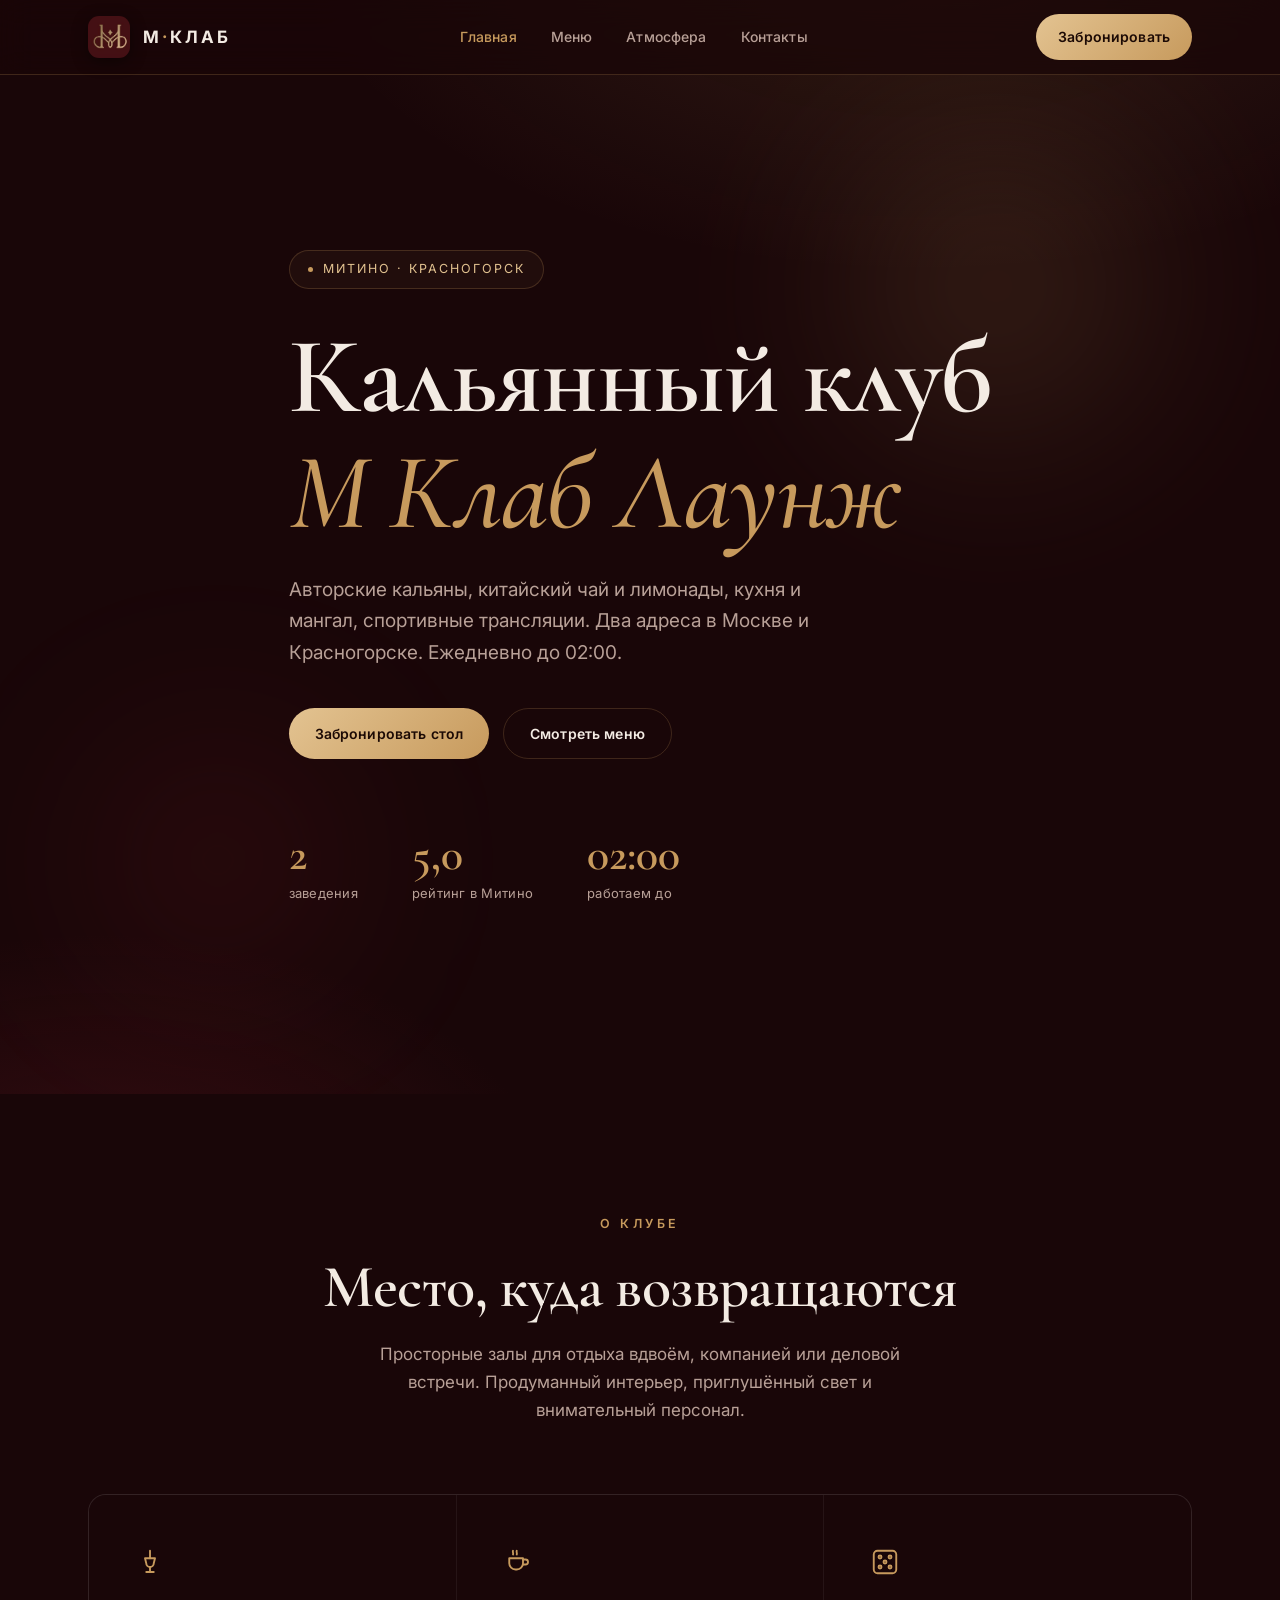
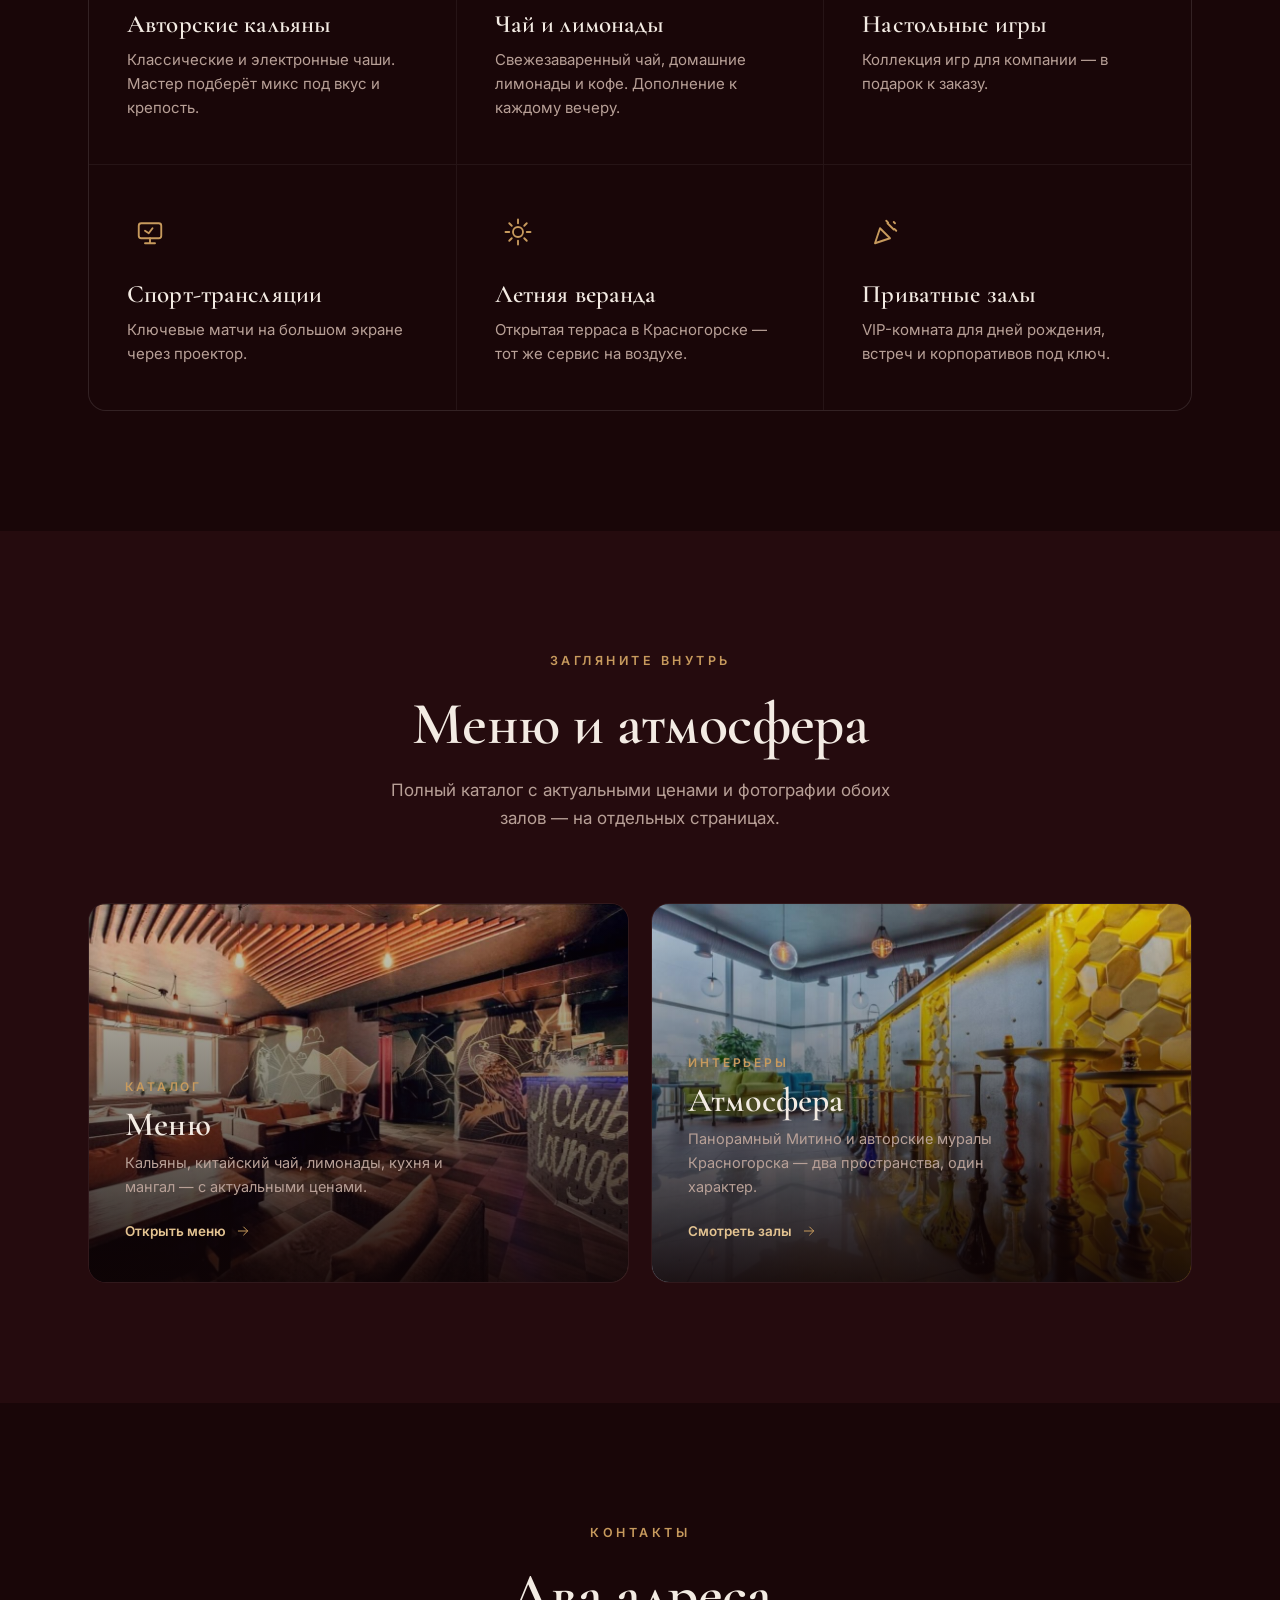
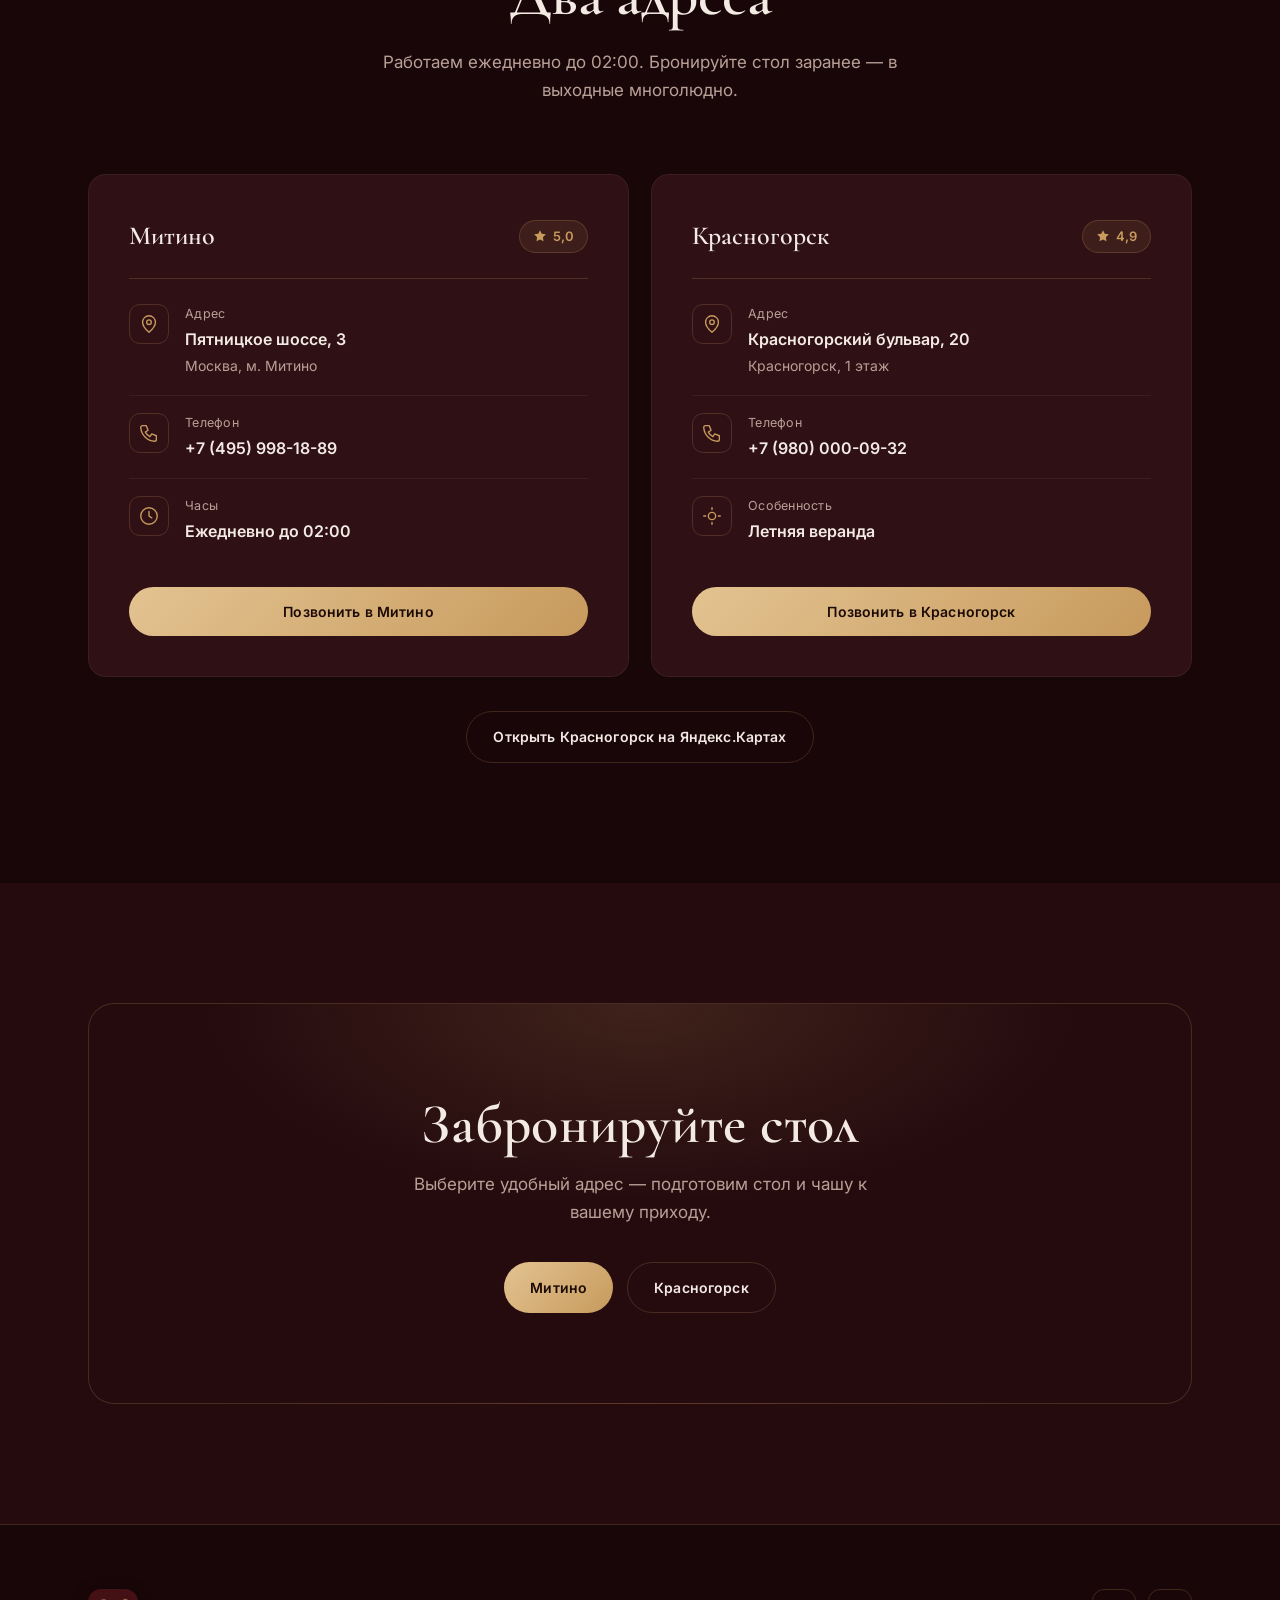
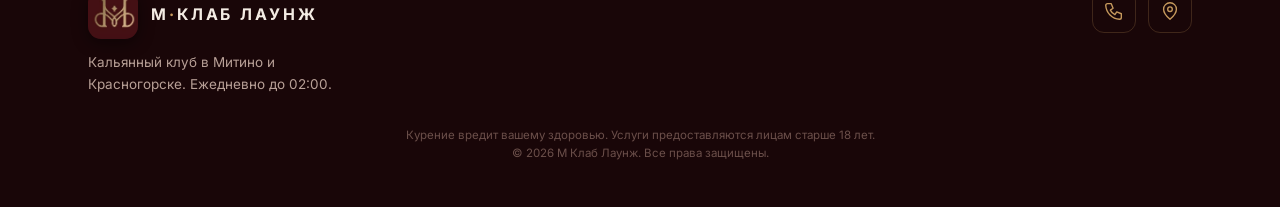
<file: index.html>
<!DOCTYPE html>
<html lang="ru">
<head>
<meta charset="UTF-8">
<meta name="viewport" content="width=device-width, initial-scale=1.0">
<title>М Клаб Лаунж — кальянный клуб в Митино и Красногорске</title>
<link rel="icon" type="image/jpeg" href="logo.jpg">
<link rel="apple-touch-icon" href="logo.jpg">
<meta name="description" content="М Клаб Лаунж — кальянный клуб в Митино и Красногорске. Авторские кальяны, чай и лимонады, спортивные трансляции, приватные залы. Ежедневно до 02:00.">
<link rel="preconnect" href="https://fonts.googleapis.com">
<link rel="preconnect" href="https://fonts.gstatic.com" crossorigin>
<link href="https://fonts.googleapis.com/css2?family=Inter:wght@300;400;500;600;700;800&family=Cormorant+Garamond:wght@400;500;600;700&display=swap" rel="stylesheet">
<script>document.documentElement.className="js";</script>
<link rel="stylesheet" href="styles.css?v=7">
</head>
<body>

<header>
  <div class="wrap nav">
    <a class="brand" href="index.html"><img src="logo.jpg" alt="М Клаб Лаунж"><span class="wm">М<b>·</b>КЛАБ</span></a>
    <nav class="nav-links">
      <a href="index.html" class="active">Главная</a>
      <a href="menu.html">Меню</a>
      <a href="atmosphere.html">Атмосфера</a>
      <a href="#contact">Контакты</a>
    </nav>
    <a class="btn btn-gold" href="#contact">Забронировать</a>
  </div>
</header>

<!-- HERO -->
<section class="hero">
  <div class="smoke s1"></div>
  <div class="smoke s2"></div>
  <div class="wrap hero-inner">
    <div class="eyebrow"><span class="dot"></span>Митино · Красногорск</div>
    <h1>Кальянный клуб<br><em>М Клаб Лаунж</em></h1>
    <p>Авторские кальяны, китайский чай и лимонады, кухня и мангал, спортивные трансляции. Два адреса в Москве и Красногорске. Ежедневно до 02:00.</p>
    <div class="hero-actions">
      <a class="btn btn-gold" href="#contact">Забронировать стол</a>
      <a class="btn btn-ghost" href="menu.html">Смотреть меню</a>
    </div>
    <div class="stats">
      <div class="stat"><div class="num">2</div><div class="lbl">заведения</div></div>
      <div class="stat"><div class="num">5,0</div><div class="lbl">рейтинг в Митино</div></div>
      <div class="stat"><div class="num">02:00</div><div class="lbl">работаем до</div></div>
    </div>
  </div>
</section>

<!-- ABOUT / FEATURES -->
<section id="about">
  <div class="wrap">
    <div class="sec-head reveal">
      <div class="kicker">О клубе</div>
      <h2>Место, куда возвращаются</h2>
      <p>Просторные залы для отдыха вдвоём, компанией или деловой встречи. Продуманный интерьер, приглушённый свет и внимательный персонал.</p>
    </div>
    <div class="grid features">
      <div class="card reveal">
        <div class="ic"><svg class="ico" viewBox="0 0 24 24"><path d="M12 3v6"/><path d="M8 9h8l-1 4a3 3 0 0 1-6 0z"/><path d="M9 20h6"/><path d="M12 16v4"/></svg></div>
        <h3>Авторские кальяны</h3>
        <p>Классические и электронные чаши. Мастер подберёт микс под вкус и крепость.</p>
      </div>
      <div class="card reveal">
        <div class="ic"><svg class="ico" viewBox="0 0 24 24"><path d="M5 9h11v4a5 5 0 0 1-5 5H10a5 5 0 0 1-5-5z"/><path d="M16 10h2a2 2 0 0 1 0 4h-2"/><path d="M8 3c-.5 1 .5 2 0 3M11 3c-.5 1 .5 2 0 3"/></svg></div>
        <h3>Чай и лимонады</h3>
        <p>Свежезаваренный чай, домашние лимонады и кофе. Дополнение к каждому вечеру.</p>
      </div>
      <div class="card reveal">
        <div class="ic"><svg class="ico" viewBox="0 0 24 24"><rect x="3" y="3" width="18" height="18" rx="3"/><circle cx="8" cy="8" r="1.2"/><circle cx="16" cy="8" r="1.2"/><circle cx="12" cy="12" r="1.2"/><circle cx="8" cy="16" r="1.2"/><circle cx="16" cy="16" r="1.2"/></svg></div>
        <h3>Настольные игры</h3>
        <p>Коллекция игр для компании — в подарок к заказу.</p>
      </div>
      <div class="card reveal">
        <div class="ic"><svg class="ico" viewBox="0 0 24 24"><rect x="3" y="5" width="18" height="12" rx="2"/><path d="M8 21h8M12 17v4"/><path d="M8 11l3 2 3-4"/></svg></div>
        <h3>Спорт-трансляции</h3>
        <p>Ключевые матчи на большом экране через проектор.</p>
      </div>
      <div class="card reveal">
        <div class="ic"><svg class="ico" viewBox="0 0 24 24"><circle cx="12" cy="12" r="4"/><path d="M12 2v3M12 19v3M2 12h3M19 12h3M5 5l2 2M17 17l2 2M19 5l-2 2M7 17l-2 2"/></svg></div>
        <h3>Летняя веранда</h3>
        <p>Открытая терраса в Красногорске — тот же сервис на воздухе.</p>
      </div>
      <div class="card reveal">
        <div class="ic"><svg class="ico" viewBox="0 0 24 24"><path d="M4 21l4-12 8 8z"/><path d="M14 5l5 5"/><path d="M13 3l1.5 1.5M21 11l-1.5-1.5M19 4l1 1"/></svg></div>
        <h3>Приватные залы</h3>
        <p>VIP-комната для дней рождения, встреч и корпоративов под ключ.</p>
      </div>
    </div>
  </div>
</section>

<!-- TEASERS -->
<section id="explore" style="background:var(--bg-2)">
  <div class="wrap">
    <div class="sec-head reveal">
      <div class="kicker">Загляните внутрь</div>
      <h2>Меню и атмосфера</h2>
      <p>Полный каталог с актуальными ценами и фотографии обоих залов — на отдельных страницах.</p>
    </div>
    <div class="teasers">
      <a class="teaser reveal" href="menu.html">
        <img src="img/krg-4.jpeg" alt="Меню М Клаб Лаунж" loading="lazy">
        <div class="tx">
          <div class="k">Каталог</div>
          <h3>Меню</h3>
          <p>Кальяны, китайский чай, лимонады, кухня и мангал — с актуальными ценами.</p>
          <span class="lnk">Открыть меню <svg class="ico" viewBox="0 0 24 24" style="width:16px;height:16px"><path d="M5 12h14M13 6l6 6-6 6"/></svg></span>
        </div>
      </a>
      <a class="teaser reveal" href="atmosphere.html">
        <img src="img/mit-2.jpeg" alt="Атмосфера М Клаб Лаунж" loading="lazy">
        <div class="tx">
          <div class="k">Интерьеры</div>
          <h3>Атмосфера</h3>
          <p>Панорамный Митино и авторские муралы Красногорска — два пространства, один характер.</p>
          <span class="lnk">Смотреть залы <svg class="ico" viewBox="0 0 24 24" style="width:16px;height:16px"><path d="M5 12h14M13 6l6 6-6 6"/></svg></span>
        </div>
      </a>
    </div>
  </div>
</section>

<!-- CONTACT -->
<section id="contact">
  <div class="wrap">
    <div class="sec-head reveal">
      <div class="kicker">Контакты</div>
      <h2>Два адреса</h2>
      <p>Работаем ежедневно до 02:00. Бронируйте стол заранее — в выходные многолюдно.</p>
    </div>
    <div class="info-split">

      <div class="info-card reveal">
        <div class="loc-head"><span class="loc-name">Митино</span><span class="loc-rate"><svg class="ico" viewBox="0 0 24 24" style="width:14px;height:14px;fill:var(--gold);stroke:none"><path d="M12 2l3 6 7 1-5 5 1 7-6-3-6 3 1-7-5-5 7-1z"/></svg>5,0</span></div>
        <div class="info-row"><div class="ib"><svg class="ico" viewBox="0 0 24 24"><path d="M12 21s-7-6-7-11a7 7 0 0 1 14 0c0 5-7 11-7 11z"/><circle cx="12" cy="10" r="2.5"/></svg></div><div><div class="t">Адрес</div><div class="v">Пятницкое шоссе, 3<br><span class="muted" style="font-size:14px;font-weight:400">Москва, м. Митино</span></div></div></div>
        <div class="info-row"><div class="ib"><svg class="ico" viewBox="0 0 24 24"><path d="M5 4h4l2 5-3 2a11 11 0 0 0 5 5l2-3 5 2v4a2 2 0 0 1-2 2A16 16 0 0 1 3 6a2 2 0 0 1 2-2z"/></svg></div><div><div class="t">Телефон</div><div class="v"><a href="tel:+74959981889">+7 (495) 998-18-89</a></div></div></div>
        <div class="info-row"><div class="ib"><svg class="ico" viewBox="0 0 24 24"><circle cx="12" cy="12" r="9"/><path d="M12 7v5l3 2"/></svg></div><div><div class="t">Часы</div><div class="v">Ежедневно до 02:00</div></div></div>
        <a class="btn btn-gold" style="margin-top:26px;width:100%;justify-content:center" href="tel:+74959981889">Позвонить в Митино</a>
      </div>

      <div class="info-card reveal">
        <div class="loc-head"><span class="loc-name">Красногорск</span><span class="loc-rate"><svg class="ico" viewBox="0 0 24 24" style="width:14px;height:14px;fill:var(--gold);stroke:none"><path d="M12 2l3 6 7 1-5 5 1 7-6-3-6 3 1-7-5-5 7-1z"/></svg>4,9</span></div>
        <div class="info-row"><div class="ib"><svg class="ico" viewBox="0 0 24 24"><path d="M12 21s-7-6-7-11a7 7 0 0 1 14 0c0 5-7 11-7 11z"/><circle cx="12" cy="10" r="2.5"/></svg></div><div><div class="t">Адрес</div><div class="v">Красногорский бульвар, 20<br><span class="muted" style="font-size:14px;font-weight:400">Красногорск, 1 этаж</span></div></div></div>
        <div class="info-row"><div class="ib"><svg class="ico" viewBox="0 0 24 24"><path d="M5 4h4l2 5-3 2a11 11 0 0 0 5 5l2-3 5 2v4a2 2 0 0 1-2 2A16 16 0 0 1 3 6a2 2 0 0 1 2-2z"/></svg></div><div><div class="t">Телефон</div><div class="v"><a href="tel:+79800000932">+7 (980) 000-09-32</a></div></div></div>
        <div class="info-row"><div class="ib"><svg class="ico" viewBox="0 0 24 24"><circle cx="12" cy="12" r="4"/><path d="M12 3v2M12 19v2M3 12h2M19 12h2"/></svg></div><div><div class="t">Особенность</div><div class="v">Летняя веранда</div></div></div>
        <a class="btn btn-gold" style="margin-top:26px;width:100%;justify-content:center" href="tel:+79800000932">Позвонить в Красногорск</a>
      </div>

    </div>
    <div style="text-align:center;margin-top:34px" class="reveal">
      <a class="btn btn-ghost" href="https://yandex.ru/maps/-/CPhkuQ5Q" target="_blank" rel="noopener">Открыть Красногорск на Яндекс.Картах</a>
    </div>
  </div>
</section>

<!-- CTA -->
<section style="background:var(--bg-2)">
  <div class="wrap">
    <div class="cta reveal">
      <h2>Забронируйте стол</h2>
      <p>Выберите удобный адрес — подготовим стол и чашу к вашему приходу.</p>
      <div class="hero-actions" style="justify-content:center">
        <a class="btn btn-gold" href="tel:+74959981889">Митино</a>
        <a class="btn btn-ghost" href="tel:+79800000932">Красногорск</a>
      </div>
    </div>
  </div>
</section>

<footer>
  <div class="wrap">
    <div class="foot">
      <div>
        <a class="brand" href="index.html"><img src="logo.jpg" alt="М Клаб Лаунж"><span class="wm">М<b>·</b>КЛАБ ЛАУНЖ</span></a>
        <div class="muted" style="margin-top:12px;font-size:13.5px;max-width:280px">Кальянный клуб в Митино и Красногорске. Ежедневно до 02:00.</div>
      </div>
      <div class="socials">
        <a href="tel:+74959981889" title="Позвонить"><svg class="ico" viewBox="0 0 24 24"><path d="M5 4h4l2 5-3 2a11 11 0 0 0 5 5l2-3 5 2v4a2 2 0 0 1-2 2A16 16 0 0 1 3 6a2 2 0 0 1 2-2z"/></svg></a>
        <a href="https://yandex.ru/maps/-/CPhkuQ5Q" target="_blank" rel="noopener" title="Карты"><svg class="ico" viewBox="0 0 24 24"><path d="M12 21s-7-6-7-11a7 7 0 0 1 14 0c0 5-7 11-7 11z"/><circle cx="12" cy="10" r="2.5"/></svg></a>
      </div>
    </div>
    <p class="disclaimer">
      Курение вредит вашему здоровью. Услуги предоставляются лицам старше 18 лет.<br>
      © 2026 М Клаб Лаунж. Все права защищены.
    </p>
  </div>
</footer>

<script src="app.js?v=7"></script>
</body>
</html>
</file>
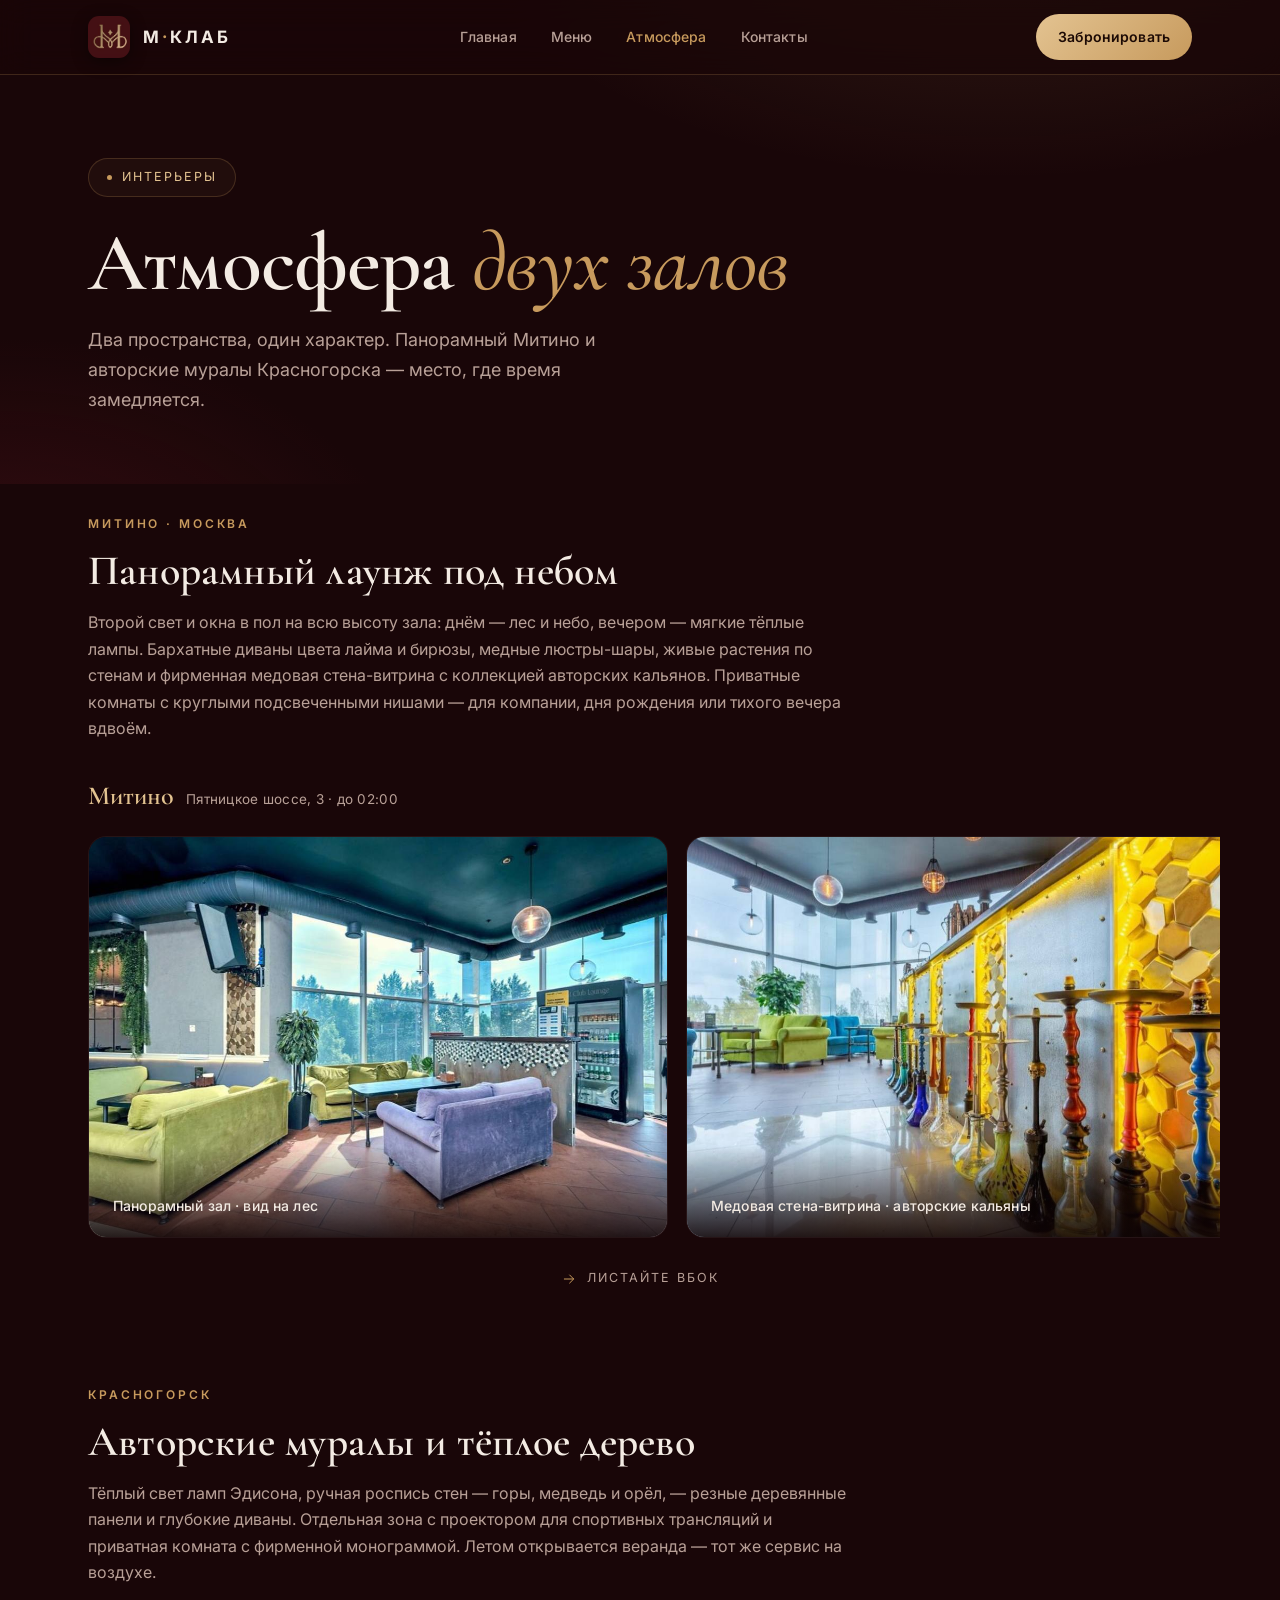
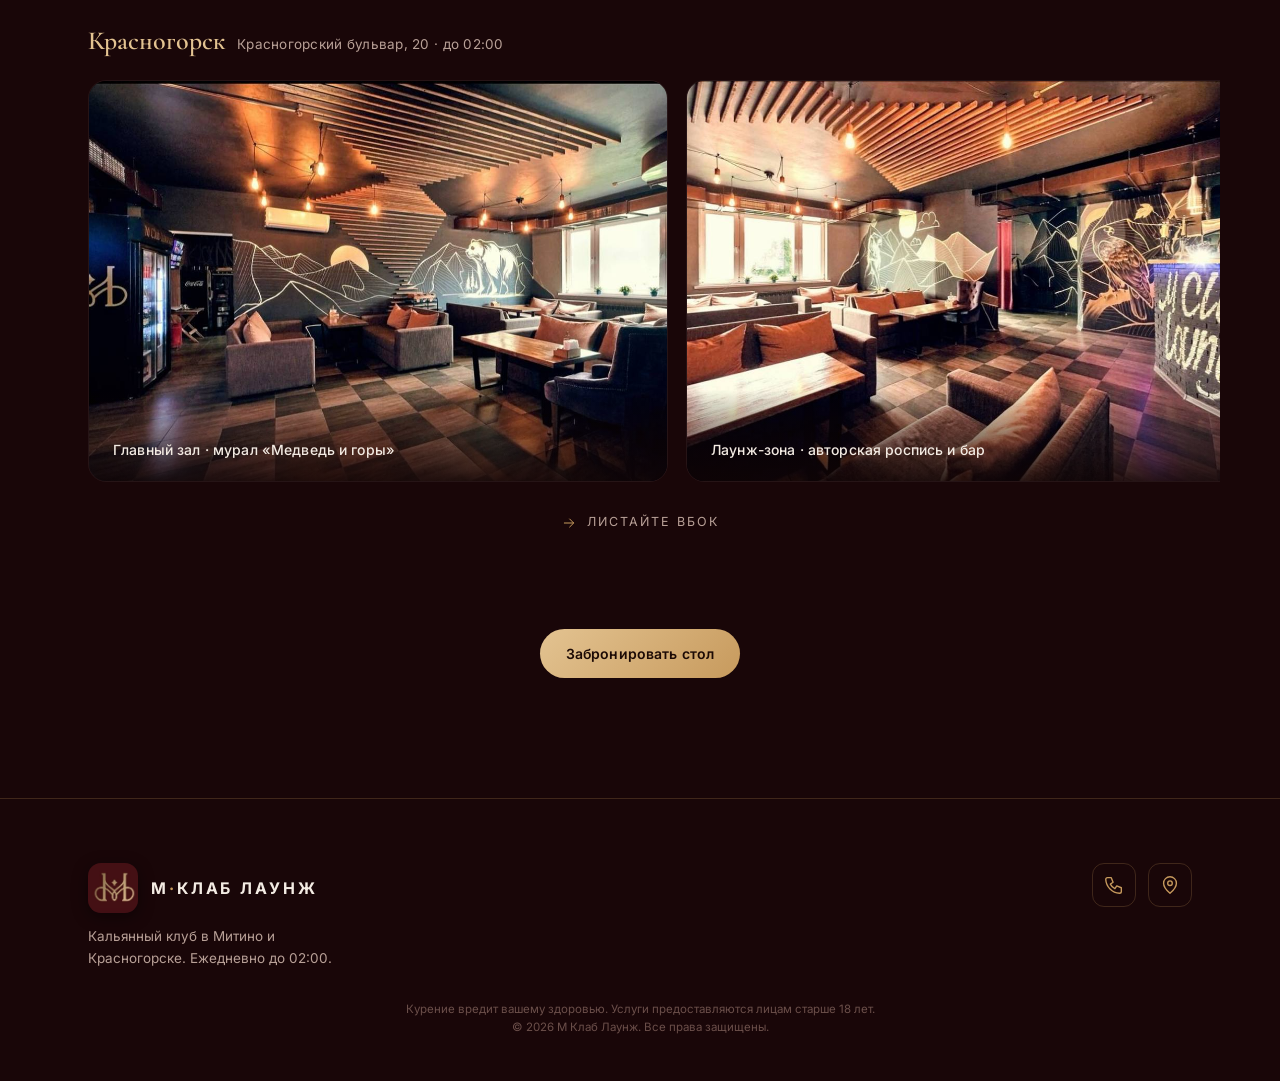
<file: atmosphere.html>
<!DOCTYPE html>
<html lang="ru">
<head>
<meta charset="UTF-8">
<meta name="viewport" content="width=device-width, initial-scale=1.0">
<title>Атмосфера — М Клаб Лаунж · Митино и Красногорск</title>
<link rel="icon" type="image/jpeg" href="logo.jpg">
<link rel="apple-touch-icon" href="logo.jpg">
<meta name="description" content="Интерьеры М Клаб Лаунж: панорамные залы Митино и авторские муралы Красногорска. Приватные комнаты, мягкий свет, глубокие диваны.">
<link rel="preconnect" href="https://fonts.googleapis.com">
<link rel="preconnect" href="https://fonts.gstatic.com" crossorigin>
<link href="https://fonts.googleapis.com/css2?family=Inter:wght@300;400;500;600;700;800&family=Cormorant+Garamond:wght@400;500;600;700&display=swap" rel="stylesheet">
<script>document.documentElement.className="js";</script>
<link rel="stylesheet" href="styles.css?v=7">
</head>
<body>

<header>
  <div class="wrap nav">
    <a class="brand" href="index.html"><img src="logo.jpg" alt="М Клаб Лаунж"><span class="wm">М<b>·</b>КЛАБ</span></a>
    <nav class="nav-links">
      <a href="index.html">Главная</a>
      <a href="menu.html">Меню</a>
      <a href="atmosphere.html" class="active">Атмосфера</a>
      <a href="index.html#contact">Контакты</a>
    </nav>
    <a class="btn btn-gold" href="index.html#contact">Забронировать</a>
  </div>
</header>

<!-- PAGE HERO -->
<section class="page-hero">
  <div class="wrap">
    <div class="eyebrow"><span class="dot"></span>Интерьеры</div>
    <h1>Атмосфера <em>двух залов</em></h1>
    <p>Два пространства, один характер. Панорамный Митино и авторские муралы Красногорска — место, где время замедляется.</p>
  </div>
</section>

<!-- VENUES -->
<section style="padding-top:30px">
  <div class="wrap">

    <!-- MITINO -->
    <div class="venue">
      <div class="venue-head reveal">
        <div class="k">Митино · Москва</div>
        <h2>Панорамный лаунж под небом</h2>
        <p>Второй свет и окна в пол на всю высоту зала: днём — лес и небо, вечером — мягкие тёплые лампы. Бархатные диваны цвета лайма и бирюзы, медные люстры-шары, живые растения по стенам и фирменная медовая стена-витрина с коллекцией авторских кальянов. Приватные комнаты с круглыми подсвеченными нишами — для компании, дня рождения или тихого вечера вдвоём.</p>
      </div>
      <div class="gal-label reveal"><span class="loc-name">Митино</span><span class="muted">Пятницкое шоссе, 3 · до 02:00</span></div>
      <div class="scroller reveal">
        <div class="shot"><img src="img/mit-1.jpeg" alt="Панорамный зал М Клаб Митино" loading="lazy"><div class="cap">Панорамный зал · вид на лес</div></div>
        <div class="shot"><img src="img/mit-2.jpeg" alt="Стена-витрина с авторскими кальянами" loading="lazy"><div class="cap">Медовая стена-витрина · авторские кальяны</div></div>
        <div class="shot"><img src="img/mit-5.jpeg" alt="Большой зал с монограммой" loading="lazy"><div class="cap">Большой зал · фирменная монограмма</div></div>
        <div class="shot"><img src="img/mit-3.jpeg" alt="Приватная комната с подсветкой" loading="lazy"><div class="cap">Приватная комната · мягкая подсветка</div></div>
        <div class="shot"><img src="img/mit-4.jpeg" alt="Приватная зона с бирюзовыми диванами" loading="lazy"><div class="cap">Приватная зона · бирюзовые диваны</div></div>
      </div>
      <div class="scroll-hint reveal">
        <svg class="ico" viewBox="0 0 24 24" style="width:16px;height:16px"><path d="M5 12h14M13 6l6 6-6 6"/></svg>
        Листайте вбок
      </div>
    </div>

    <!-- KRASNOGORSK -->
    <div class="venue">
      <div class="venue-head reveal">
        <div class="k">Красногорск</div>
        <h2>Авторские муралы и тёплое дерево</h2>
        <p>Тёплый свет ламп Эдисона, ручная роспись стен — горы, медведь и орёл, — резные деревянные панели и глубокие диваны. Отдельная зона с проектором для спортивных трансляций и приватная комната с фирменной монограммой. Летом открывается веранда — тот же сервис на воздухе.</p>
      </div>
      <div class="gal-label reveal"><span class="loc-name">Красногорск</span><span class="muted">Красногорский бульвар, 20 · до 02:00</span></div>
      <div class="scroller reveal">
        <div class="shot"><img src="img/krg-1.jpeg" alt="Главный зал М Клаб Красногорск" loading="lazy"><div class="cap">Главный зал · мурал «Медведь и горы»</div></div>
        <div class="shot"><img src="img/krg-4.jpeg" alt="Лаунж-зона с баром" loading="lazy"><div class="cap">Лаунж-зона · авторская роспись и бар</div></div>
        <div class="shot"><img src="img/krg-3.jpeg" alt="Зал с резными панелями" loading="lazy"><div class="cap">Зал с резными панелями · мурал «Орёл»</div></div>
        <div class="shot"><img src="img/krg-2.jpeg" alt="Приватная комната с монограммой" loading="lazy"><div class="cap">Приватная комната · фирменная монограмма</div></div>
        <div class="shot"><img src="img/krg-5.jpeg" alt="Зона с проектором" loading="lazy"><div class="cap">Зона с проектором · спортивные трансляции</div></div>
      </div>
      <div class="scroll-hint reveal">
        <svg class="ico" viewBox="0 0 24 24" style="width:16px;height:16px"><path d="M5 12h14M13 6l6 6-6 6"/></svg>
        Листайте вбок
      </div>
    </div>

    <div style="text-align:center;margin-top:64px" class="reveal">
      <a class="btn btn-gold" href="index.html#contact">Забронировать стол</a>
    </div>
  </div>
</section>

<footer>
  <div class="wrap">
    <div class="foot">
      <div>
        <a class="brand" href="index.html"><img src="logo.jpg" alt="М Клаб Лаунж"><span class="wm">М<b>·</b>КЛАБ ЛАУНЖ</span></a>
        <div class="muted" style="margin-top:12px;font-size:13.5px;max-width:280px">Кальянный клуб в Митино и Красногорске. Ежедневно до 02:00.</div>
      </div>
      <div class="socials">
        <a href="tel:+74959981889" title="Позвонить"><svg class="ico" viewBox="0 0 24 24"><path d="M5 4h4l2 5-3 2a11 11 0 0 0 5 5l2-3 5 2v4a2 2 0 0 1-2 2A16 16 0 0 1 3 6a2 2 0 0 1 2-2z"/></svg></a>
        <a href="https://yandex.ru/maps/-/CPhkuQ5Q" target="_blank" rel="noopener" title="Карты"><svg class="ico" viewBox="0 0 24 24"><path d="M12 21s-7-6-7-11a7 7 0 0 1 14 0c0 5-7 11-7 11z"/><circle cx="12" cy="10" r="2.5"/></svg></a>
      </div>
    </div>
    <p class="disclaimer">
      Курение вредит вашему здоровью. Услуги предоставляются лицам старше 18 лет.<br>
      © 2026 М Клаб Лаунж. Все права защищены.
    </p>
  </div>
</footer>

<script src="app.js?v=7"></script>
</body>
</html>
</file>
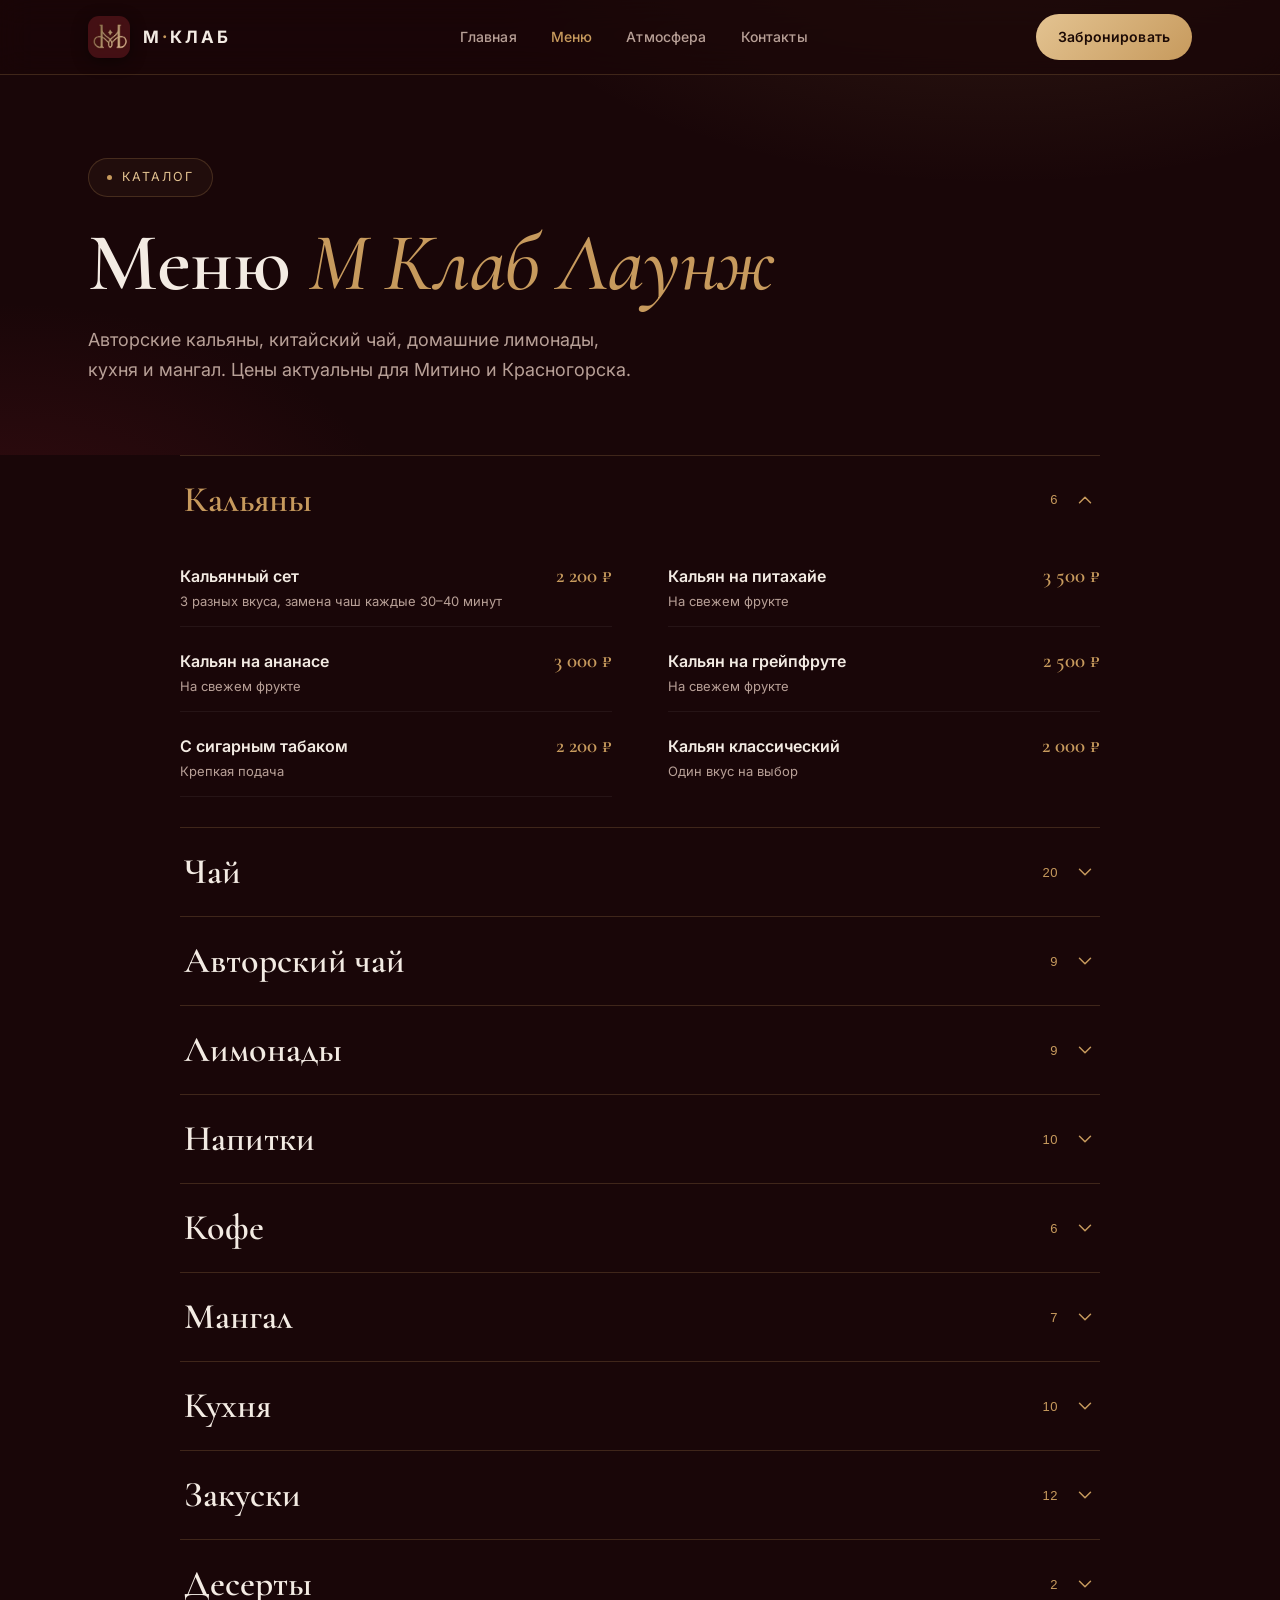
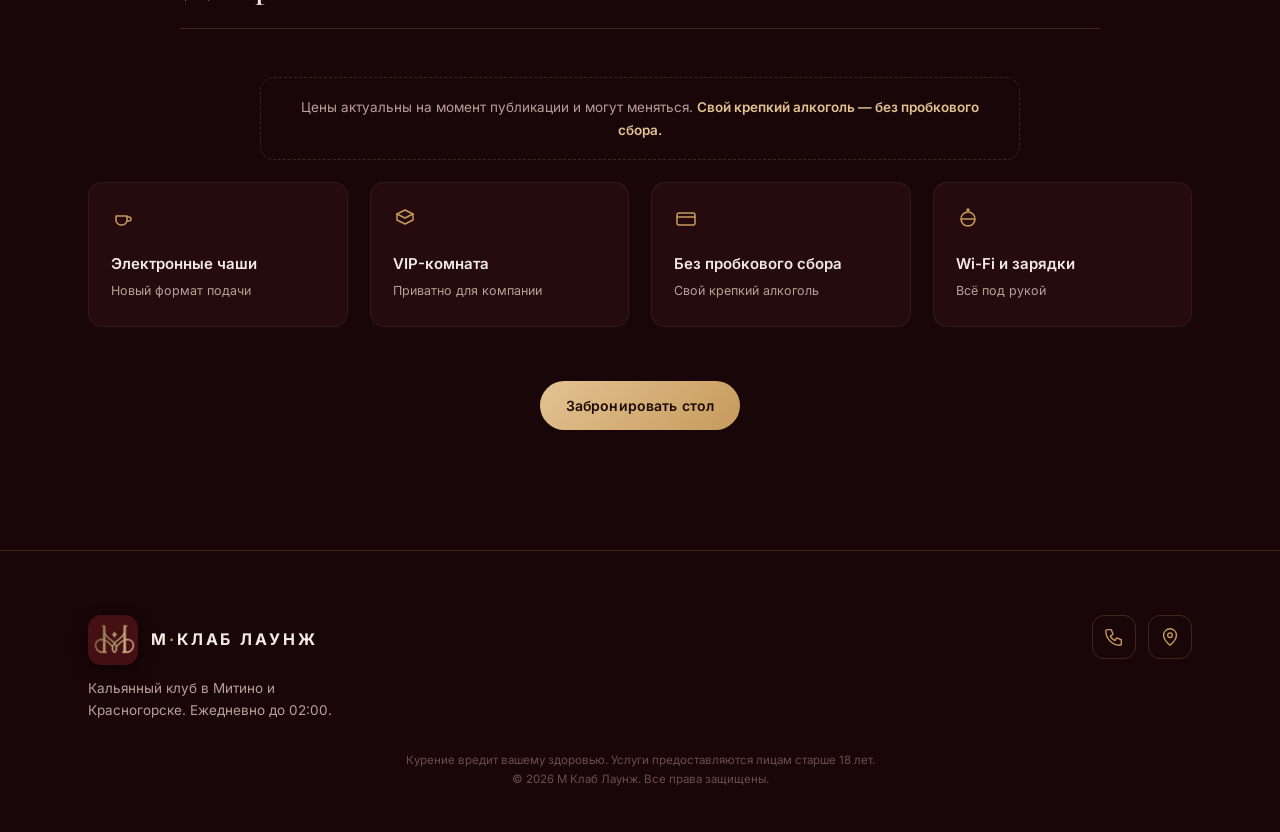
<file: menu.html>
<!DOCTYPE html>
<html lang="ru">
<head>
<meta charset="UTF-8">
<meta name="viewport" content="width=device-width, initial-scale=1.0">
<title>Меню — М Клаб Лаунж · Митино и Красногорск</title>
<link rel="icon" type="image/jpeg" href="logo.jpg">
<link rel="apple-touch-icon" href="logo.jpg">
<meta name="description" content="Меню М Клаб Лаунж: авторские кальяны, китайский чай, домашние лимонады, кухня и мангал. Актуальные цены.">
<link rel="preconnect" href="https://fonts.googleapis.com">
<link rel="preconnect" href="https://fonts.gstatic.com" crossorigin>
<link href="https://fonts.googleapis.com/css2?family=Inter:wght@300;400;500;600;700;800&family=Cormorant+Garamond:wght@400;500;600;700&display=swap" rel="stylesheet">
<script>document.documentElement.className="js";</script>
<link rel="stylesheet" href="styles.css?v=7">
</head>
<body>

<header>
  <div class="wrap nav">
    <a class="brand" href="index.html"><img src="logo.jpg" alt="М Клаб Лаунж"><span class="wm">М<b>·</b>КЛАБ</span></a>
    <nav class="nav-links">
      <a href="index.html">Главная</a>
      <a href="menu.html" class="active">Меню</a>
      <a href="atmosphere.html">Атмосфера</a>
      <a href="index.html#contact">Контакты</a>
    </nav>
    <a class="btn btn-gold" href="index.html#contact">Забронировать</a>
  </div>
</header>

<!-- PAGE HERO -->
<section class="page-hero">
  <div class="wrap">
    <div class="eyebrow"><span class="dot"></span>Каталог</div>
    <h1>Меню <em>М Клаб Лаунж</em></h1>
    <p>Авторские кальяны, китайский чай, домашние лимонады, кухня и мангал. Цены актуальны для Митино и Красногорска.</p>
  </div>
</section>

<!-- CATALOG -->
<section style="padding-top:0">
  <div class="wrap">

    <div class="acc reveal" id="catalog">

      <div class="acc-item open" data-cat="hookah">
        <button class="acc-head" type="button"><span class="h-name">Кальяны</span><span class="h-cnt">6</span><svg class="chev" viewBox="0 0 24 24"><path d="M6 9l6 6 6-6"/></svg></button>
        <div class="acc-body"><div class="acc-inner">
        <div class="price-list">
          <div class="item"><div><span class="name">Кальянный сет</span><span class="desc">3 разных вкуса, замена чаш каждые 30–40 минут</span></div><span class="price">2 200 ₽</span></div>
          <div class="item"><div><span class="name">Кальян на питахайе</span><span class="desc">На свежем фрукте</span></div><span class="price">3 500 ₽</span></div>
          <div class="item"><div><span class="name">Кальян на ананасе</span><span class="desc">На свежем фрукте</span></div><span class="price">3 000 ₽</span></div>
          <div class="item"><div><span class="name">Кальян на грейпфруте</span><span class="desc">На свежем фрукте</span></div><span class="price">2 500 ₽</span></div>
          <div class="item"><div><span class="name">С сигарным табаком</span><span class="desc">Крепкая подача</span></div><span class="price">2 200 ₽</span></div>
          <div class="item"><div><span class="name">Кальян классический</span><span class="desc">Один вкус на выбор</span></div><span class="price">2 000 ₽</span></div>
        </div></div>
      </div>
      </div>

      <div class="acc-item" data-cat="tea">
        <button class="acc-head" type="button"><span class="h-name">Чай</span><span class="h-cnt">20</span><svg class="chev" viewBox="0 0 24 24"><path d="M6 9l6 6 6-6"/></svg></button>
        <div class="acc-body"><div class="acc-inner">
        <div class="price-list">
          <div class="item"><div><span class="name">Жасминовый цветок</span><span class="desc">Белый</span></div><span class="price">850 ₽</span></div>
          <div class="item"><div><span class="name">Да Хун Пао</span><span class="desc">Улун</span></div><span class="price">790 ₽</span></div>
          <div class="item"><div><span class="name">Габа Алишань</span><span class="desc">Улун</span></div><span class="price">790 ₽</span></div>
          <div class="item"><div><span class="name">Те Гуань Инь</span><span class="desc">Улун</span></div><span class="price">790 ₽</span></div>
          <div class="item"><div><span class="name">Дянь Хун</span><span class="desc">Красный</span></div><span class="price">790 ₽</span></div>
          <div class="item"><div><span class="name">Колодец дракона</span><span class="desc">Зелёный</span></div><span class="price">750 ₽</span></div>
          <div class="item"><div><span class="name">Жасминовый пух</span><span class="desc">Белый</span></div><span class="price">750 ₽</span></div>
          <div class="item"><div><span class="name">Бай Му Дань</span><span class="desc">Белый</span></div><span class="price">750 ₽</span></div>
          <div class="item"><div><span class="name">Красная спираль</span><span class="desc">Красный</span></div><span class="price">750 ₽</span></div>
          <div class="item"><div><span class="name">Ли Чжи Хун Ча</span><span class="desc">Красный</span></div><span class="price">750 ₽</span></div>
          <div class="item"><div><span class="name">Пуэр Шу</span><span class="desc">Чёрный, выдержанный</span></div><span class="price">750 ₽</span></div>
          <div class="item"><div><span class="name">Маофэн</span><span class="desc">Зелёный</span></div><span class="price">690 ₽</span></div>
          <div class="item"><div><span class="name">Тибетская ромашка</span><span class="desc">Травяной</span></div><span class="price">690 ₽</span></div>
          <div class="item"><div><span class="name">Анчан</span><span class="desc">Синий</span></div><span class="price">690 ₽</span></div>
          <div class="item"><div><span class="name">Сенча</span><span class="desc">Зелёный</span></div><span class="price">650 ₽</span></div>
          <div class="item"><div><span class="name">Молочный улун</span><span class="desc">Улун</span></div><span class="price">650 ₽</span></div>
          <div class="item"><div><span class="name">Ассам</span><span class="desc">Чёрный</span></div><span class="price">650 ₽</span></div>
          <div class="item"><div><span class="name">Эрл Грей</span><span class="desc">Чёрный</span></div><span class="price">650 ₽</span></div>
          <div class="item"><div><span class="name">Высокогорный</span><span class="desc">Травяной</span></div><span class="price">650 ₽</span></div>
          <div class="item"><div><span class="name">Ку Цяо</span><span class="desc">Гречишный</span></div><span class="price">650 ₽</span></div>
        </div></div>
      </div>
      </div>

      <div class="acc-item" data-cat="notea">
        <button class="acc-head" type="button"><span class="h-name">Авторский чай</span><span class="h-cnt">9</span><svg class="chev" viewBox="0 0 24 24"><path d="M6 9l6 6 6-6"/></svg></button>
        <div class="acc-body"><div class="acc-inner">
        <div class="price-list">
          <div class="item"><div><span class="name">Вишнёвый с розовым грейпфрутом</span></div><span class="price">800 ₽</span></div>
          <div class="item"><div><span class="name">Имбирный с малиной</span></div><span class="price">800 ₽</span></div>
          <div class="item"><div><span class="name">Марокканский</span></div><span class="price">800 ₽</span></div>
          <div class="item"><div><span class="name">Облепиховый с грушей</span></div><span class="price">800 ₽</span></div>
          <div class="item"><div><span class="name">Смородина с мандарином</span></div><span class="price">800 ₽</span></div>
          <div class="item"><div><span class="name">Ежевичный с розмарином</span></div><span class="price">800 ₽</span></div>
          <div class="item"><div><span class="name">Тропический с манго</span></div><span class="price">800 ₽</span></div>
          <div class="item"><div><span class="name">Согревающий</span></div><span class="price">800 ₽</span></div>
          <div class="item"><div><span class="name">Ягодный</span></div><span class="price">800 ₽</span></div>
        </div></div>
      </div>
      </div>

      <div class="acc-item" data-cat="lemonade">
        <button class="acc-head" type="button"><span class="h-name">Лимонады</span><span class="h-cnt">9</span><svg class="chev" viewBox="0 0 24 24"><path d="M6 9l6 6 6-6"/></svg></button>
        <div class="acc-body"><div class="acc-inner">
        <div class="price-list">
          <div class="item"><div><span class="name">Клубника с лемонграссом</span><span class="desc">Бокал / графин</span></div><span class="price">450 / 900 ₽</span></div>
          <div class="item"><div><span class="name">Щавель с ананасом</span><span class="desc">Бокал / графин</span></div><span class="price">450 / 900 ₽</span></div>
          <div class="item"><div><span class="name">Мандариновый</span><span class="desc">Бокал / графин</span></div><span class="price">450 / 900 ₽</span></div>
          <div class="item"><div><span class="name">Малина с маракуйей</span><span class="desc">Бокал / графин</span></div><span class="price">450 / 900 ₽</span></div>
          <div class="item"><div><span class="name">Базилик с малиной</span><span class="desc">Бокал / графин</span></div><span class="price">450 / 900 ₽</span></div>
          <div class="item"><div><span class="name">Манго с маракуйей</span><span class="desc">Бокал / графин</span></div><span class="price">450 / 900 ₽</span></div>
          <div class="item"><div><span class="name">Фруктовый</span><span class="desc">Бокал / графин</span></div><span class="price">450 / 900 ₽</span></div>
          <div class="item"><div><span class="name">Мохито</span><span class="desc">Бокал / графин</span></div><span class="price">450 / 900 ₽</span></div>
          <div class="item"><div><span class="name">Ягодный</span><span class="desc">Бокал / графин</span></div><span class="price">450 / 900 ₽</span></div>
        </div></div>
      </div>
      </div>

      <div class="acc-item" data-cat="soft">
        <button class="acc-head" type="button"><span class="h-name">Напитки</span><span class="h-cnt">10</span><svg class="chev" viewBox="0 0 24 24"><path d="M6 9l6 6 6-6"/></svg></button>
        <div class="acc-body"><div class="acc-inner">
        <div class="price-list">
          <div class="item"><div><span class="name">Coca-Cola</span></div><span class="price">350 ₽</span></div>
          <div class="item"><div><span class="name">Coca-Cola Zero</span></div><span class="price">350 ₽</span></div>
          <div class="item"><div><span class="name">Sprite</span></div><span class="price">350 ₽</span></div>
          <div class="item"><div><span class="name">Fanta</span></div><span class="price">350 ₽</span></div>
          <div class="item"><div><span class="name">Тоник Rich</span></div><span class="price">350 ₽</span></div>
          <div class="item"><div><span class="name">Сок Rich</span><span class="desc">В ассортименте</span></div><span class="price">350 ₽</span></div>
          <div class="item"><div><span class="name">Сок Swell</span><span class="desc">В ассортименте</span></div><span class="price">350 ₽</span></div>
          <div class="item"><div><span class="name">Red Bull</span></div><span class="price">400 ₽</span></div>
          <div class="item"><div><span class="name">Вода RusseQuelle 250 мл</span><span class="desc">Газ. / негаз.</span></div><span class="price">300 ₽</span></div>
          <div class="item"><div><span class="name">Вода RusseQuelle 750 мл</span><span class="desc">Газ. / негаз.</span></div><span class="price">550 ₽</span></div>
        </div></div>
      </div>
      </div>

      <div class="acc-item" data-cat="coffee">
        <button class="acc-head" type="button"><span class="h-name">Кофе</span><span class="h-cnt">6</span><svg class="chev" viewBox="0 0 24 24"><path d="M6 9l6 6 6-6"/></svg></button>
        <div class="acc-body"><div class="acc-inner">
        <div class="price-list">
          <div class="item"><div><span class="name">Эспрессо</span></div><span class="price">250 ₽</span></div>
          <div class="item"><div><span class="name">Американо</span></div><span class="price">300 ₽</span></div>
          <div class="item"><div><span class="name">Капучино</span></div><span class="price">400 ₽</span></div>
          <div class="item"><div><span class="name">Латте</span></div><span class="price">400 ₽</span></div>
          <div class="item"><div><span class="name">Айс-латте</span></div><span class="price">400 ₽</span></div>
          <div class="item"><div><span class="name">Горячий шоколад</span></div><span class="price">400 ₽</span></div>
        </div></div>
      </div>
      </div>

      <div class="acc-item" data-cat="grill">
        <button class="acc-head" type="button"><span class="h-name">Мангал</span><span class="h-cnt">7</span><svg class="chev" viewBox="0 0 24 24"><path d="M6 9l6 6 6-6"/></svg></button>
        <div class="acc-body"><div class="acc-inner">
        <div class="price-list">
          <div class="item"><div><span class="name">Рёбрышки барбекю</span></div><span class="price">1 490 ₽</span></div>
          <div class="item"><div><span class="name">Баранья мякоть</span></div><span class="price">1 490 ₽</span></div>
          <div class="item"><div><span class="name">Говядина, мякоть</span></div><span class="price">1 290 ₽</span></div>
          <div class="item"><div><span class="name">Вырезка свиная</span></div><span class="price">990 ₽</span></div>
          <div class="item"><div><span class="name">Свиная шейка</span></div><span class="price">890 ₽</span></div>
          <div class="item"><div><span class="name">Куриная грудка</span></div><span class="price">750 ₽</span></div>
          <div class="item"><div><span class="name">Овощное ассорти</span></div><span class="price">590 ₽</span></div>
        </div></div>
      </div>
      </div>

      <div class="acc-item" data-cat="mains">
        <button class="acc-head" type="button"><span class="h-name">Кухня</span><span class="h-cnt">10</span><svg class="chev" viewBox="0 0 24 24"><path d="M6 9l6 6 6-6"/></svg></button>
        <div class="acc-body"><div class="acc-inner">
        <div class="price-list">
          <div class="item"><div><span class="name">Стейк форели с овощами</span><span class="desc">Отварные овощи</span></div><span class="price">1 190 ₽</span></div>
          <div class="item"><div><span class="name">Спагетти с каракатицей и креветками</span><span class="desc">В томатном соусе</span></div><span class="price">990 ₽</span></div>
          <div class="item"><div><span class="name">Том Ям с морепродуктами</span></div><span class="price">890 ₽</span></div>
          <div class="item"><div><span class="name">Бифштекс из говядины</span><span class="desc">С картофельным пюре</span></div><span class="price">750 ₽</span></div>
          <div class="item"><div><span class="name">Вок с говядиной</span></div><span class="price">750 ₽</span></div>
          <div class="item"><div><span class="name">Удон с курицей и овощами</span></div><span class="price">750 ₽</span></div>
          <div class="item"><div><span class="name">Плов «Узбекский»</span></div><span class="price">690 ₽</span></div>
          <div class="item"><div><span class="name">Люля-кебаб с рисом</span></div><span class="price">690 ₽</span></div>
          <div class="item"><div><span class="name">Паста с курицей и грибами</span></div><span class="price">650 ₽</span></div>
          <div class="item"><div><span class="name">Крем-суп грибной</span></div><span class="price">490 ₽</span></div>
        </div></div>
      </div>
      </div>

      <div class="acc-item" data-cat="snacks">
        <button class="acc-head" type="button"><span class="h-name">Закуски</span><span class="h-cnt">12</span><svg class="chev" viewBox="0 0 24 24"><path d="M6 9l6 6 6-6"/></svg></button>
        <div class="acc-body"><div class="acc-inner">
        <div class="price-list">
          <div class="item"><div><span class="name">Салат с хрустящими баклажанами</span></div><span class="price">850 ₽</span></div>
          <div class="item"><div><span class="name">Цезарь с курицей</span></div><span class="price">750 ₽</span></div>
          <div class="item"><div><span class="name">Греческий салат</span></div><span class="price">650 ₽</span></div>
          <div class="item"><div><span class="name">Чипсы</span></div><span class="price">550 ₽</span></div>
          <div class="item"><div><span class="name">Фисташки</span></div><span class="price">450 ₽</span></div>
          <div class="item"><div><span class="name">Картофель фри</span></div><span class="price">400 ₽</span></div>
          <div class="item"><div><span class="name">Картофельные дольки</span></div><span class="price">400 ₽</span></div>
          <div class="item"><div><span class="name">Начос</span></div><span class="price">300 ₽</span></div>
          <div class="item"><div><span class="name">Рахат-лукум</span></div><span class="price">300 ₽</span></div>
          <div class="item"><div><span class="name">Финики</span></div><span class="price">300 ₽</span></div>
          <div class="item"><div><span class="name">Солёный арахис</span></div><span class="price">250 ₽</span></div>
          <div class="item"><div><span class="name">Соус</span></div><span class="price">50 ₽</span></div>
        </div></div>
      </div>
      </div>

      <div class="acc-item" data-cat="dessert">
        <button class="acc-head" type="button"><span class="h-name">Десерты</span><span class="h-cnt">2</span><svg class="chev" viewBox="0 0 24 24"><path d="M6 9l6 6 6-6"/></svg></button>
        <div class="acc-body"><div class="acc-inner">
        <div class="price-list">
          <div class="item"><div><span class="name">Торт «Брауни»</span></div><span class="price">490 ₽</span></div>
          <div class="item"><div><span class="name">Яблочный штрудель</span></div><span class="price">490 ₽</span></div>
        </div></div>
      </div>
      </div>

    </div>

    <div class="menu-note reveal" style="max-width:760px;margin:48px auto 0">
      Цены актуальны на момент публикации и могут меняться. <b>Свой крепкий алкоголь — без пробкового сбора.</b>
    </div>

    <div class="perks">
      <div class="perk reveal"><svg class="ico" viewBox="0 0 24 24"><path d="M5 9h11v4a5 5 0 0 1-5 5H10a5 5 0 0 1-5-5z"/><path d="M16 10h2a2 2 0 0 1 0 4h-2"/></svg><h4>Электронные чаши</h4><p>Новый формат подачи</p></div>
      <div class="perk reveal"><svg class="ico" viewBox="0 0 24 24"><path d="M4 7l8-4 8 4-8 4z"/><path d="M4 7v6l8 4 8-4V7"/></svg><h4>VIP-комната</h4><p>Приватно для компании</p></div>
      <div class="perk reveal"><svg class="ico" viewBox="0 0 24 24"><rect x="3" y="6" width="18" height="12" rx="2"/><path d="M7 10h.01M3 10h18"/></svg><h4>Без пробкового сбора</h4><p>Свой крепкий алкоголь</p></div>
      <div class="perk reveal"><svg class="ico" viewBox="0 0 24 24"><path d="M5 12h14M5 12a7 7 0 0 1 14 0M5 12a7 7 0 0 0 14 0"/><circle cx="12" cy="3" r="1"/></svg><h4>Wi-Fi и зарядки</h4><p>Всё под рукой</p></div>
    </div>

    <div style="text-align:center;margin-top:54px" class="reveal">
      <a class="btn btn-gold" href="index.html#contact">Забронировать стол</a>
    </div>
  </div>
</section>

<footer>
  <div class="wrap">
    <div class="foot">
      <div>
        <a class="brand" href="index.html"><img src="logo.jpg" alt="М Клаб Лаунж"><span class="wm">М<b>·</b>КЛАБ ЛАУНЖ</span></a>
        <div class="muted" style="margin-top:12px;font-size:13.5px;max-width:280px">Кальянный клуб в Митино и Красногорске. Ежедневно до 02:00.</div>
      </div>
      <div class="socials">
        <a href="tel:+74959981889" title="Позвонить"><svg class="ico" viewBox="0 0 24 24"><path d="M5 4h4l2 5-3 2a11 11 0 0 0 5 5l2-3 5 2v4a2 2 0 0 1-2 2A16 16 0 0 1 3 6a2 2 0 0 1 2-2z"/></svg></a>
        <a href="https://yandex.ru/maps/-/CPhkuQ5Q" target="_blank" rel="noopener" title="Карты"><svg class="ico" viewBox="0 0 24 24"><path d="M12 21s-7-6-7-11a7 7 0 0 1 14 0c0 5-7 11-7 11z"/><circle cx="12" cy="10" r="2.5"/></svg></a>
      </div>
    </div>
    <p class="disclaimer">
      Курение вредит вашему здоровью. Услуги предоставляются лицам старше 18 лет.<br>
      © 2026 М Клаб Лаунж. Все права защищены.
    </p>
  </div>
</footer>

<script src="app.js?v=7"></script>
</body>
</html>
</file>
<file: styles.css>
:root{
  --bg:#190608;
  --bg-2:#250b0e;
  --card:#2f1014;
  --card-2:#3a1317;
  --maroon:#441014;
  --gold:#c79a5d;
  --gold-soft:#e3c391;
  --text:#f3ebe3;
  --muted:#b8a097;
  --line:rgba(199,154,93,.22);
  --line-soft:rgba(255,255,255,.06);
  --radius:18px;
}
*{margin:0;padding:0;box-sizing:border-box}
html{scroll-behavior:smooth}
body{
  font-family:'Inter',system-ui,sans-serif;
  background:var(--bg);color:var(--text);line-height:1.65;
  overflow-x:hidden;-webkit-font-smoothing:antialiased;
}
h1,h2,h3,.serif{font-family:'Cormorant Garamond',Georgia,serif;line-height:1.08;letter-spacing:.005em}
a{color:inherit;text-decoration:none}
.wrap{max-width:1160px;margin:0 auto;padding:0 28px}
.muted{color:var(--muted)}
.ico{width:22px;height:22px;stroke:var(--gold);fill:none;stroke-width:1.5;stroke-linecap:round;stroke-linejoin:round}

/* HEADER */
header{position:fixed;top:0;left:0;right:0;z-index:100;backdrop-filter:blur(16px);
  background:rgba(25,6,8,.72);border-bottom:1px solid var(--line)}
.nav{display:flex;align-items:center;justify-content:space-between;height:74px}
.brand{display:flex;align-items:center;gap:13px}
.brand img{width:42px;height:42px;display:block;border-radius:11px;box-shadow:0 4px 16px rgba(0,0,0,.45)}
.brand .wm{font-family:'Inter';font-weight:700;font-size:17px;letter-spacing:.18em}
.brand .wm b{color:var(--gold);font-weight:700}
.nav-links{display:flex;gap:34px;font-size:14px;font-weight:500;letter-spacing:.01em}
.nav-links a{color:var(--muted);transition:.25s}
.nav-links a:hover,.nav-links a.active{color:var(--gold)}
.btn{display:inline-flex;align-items:center;gap:9px;padding:13px 26px;border-radius:100px;
  font-weight:600;font-size:14px;letter-spacing:.01em;transition:.3s;cursor:pointer;border:none}
.btn-gold{background:linear-gradient(135deg,var(--gold-soft),var(--gold));color:#1c0a05}
.btn-gold:hover{transform:translateY(-2px);box-shadow:0 14px 34px -10px rgba(199,154,93,.55)}
.btn-ghost{background:transparent;border:1px solid var(--line);color:var(--text)}
.btn-ghost:hover{border-color:var(--gold);color:var(--gold)}
.nav .btn{padding:11px 22px}
@media(max-width:860px){.nav-links{display:none}.brand .wm{display:none}}

/* HERO */
.hero{position:relative;min-height:100vh;display:flex;align-items:center;overflow:hidden;
  background:
    radial-gradient(1100px 620px at 72% -8%,rgba(199,154,93,.14),transparent 58%),
    radial-gradient(820px 520px at 8% 112%,rgba(120,28,38,.30),transparent 56%),
    var(--bg)}
.smoke{position:absolute;border-radius:50%;filter:blur(90px);opacity:.45;
  background:radial-gradient(circle,rgba(199,154,93,.5),transparent 70%);animation:float 16s ease-in-out infinite}
.smoke.s1{width:440px;height:440px;top:6%;right:5%}
.smoke.s2{width:360px;height:360px;bottom:5%;left:3%;background:radial-gradient(circle,rgba(140,34,44,.55),transparent 70%);animation-delay:-6s}
@keyframes float{0%,100%{transform:translateY(0) scale(1)}50%{transform:translateY(-42px) scale(1.08)}}
.hero-inner{position:relative;z-index:2;padding:130px 0 70px}
.eyebrow{display:inline-flex;align-items:center;gap:10px;padding:8px 18px;border:1px solid var(--line);
  border-radius:100px;font-size:12.5px;letter-spacing:.16em;text-transform:uppercase;color:var(--gold-soft);
  margin-bottom:30px;background:rgba(199,154,93,.05)}
.eyebrow .dot{width:5px;height:5px;border-radius:50%;background:var(--gold)}
.hero h1{font-size:clamp(54px,9vw,108px);font-weight:600;margin-bottom:22px;letter-spacing:-.01em}
.hero h1 em{font-style:italic;color:var(--gold);font-weight:500}
.hero p{font-size:clamp(16px,1.7vw,19px);color:var(--muted);max-width:540px;margin-bottom:40px}
.hero-actions{display:flex;gap:14px;flex-wrap:wrap}
.stats{display:flex;gap:54px;margin-top:72px;flex-wrap:wrap}
.stat .num{font-family:'Cormorant Garamond';font-size:46px;font-weight:600;color:var(--gold);line-height:1}
.stat .lbl{font-size:13px;color:var(--muted);margin-top:6px;letter-spacing:.02em}

/* PAGE HERO (inner pages) */
.page-hero{position:relative;overflow:hidden;padding:158px 0 70px;
  background:
    radial-gradient(900px 460px at 78% -20%,rgba(199,154,93,.14),transparent 60%),
    radial-gradient(700px 420px at 0% 120%,rgba(120,28,38,.28),transparent 58%),
    var(--bg)}
.page-hero .eyebrow{margin-bottom:22px}
.page-hero h1{font-size:clamp(42px,7vw,82px);font-weight:600;letter-spacing:-.01em;margin-bottom:18px}
.page-hero h1 em{font-style:italic;color:var(--gold);font-weight:500}
.page-hero p{color:var(--muted);font-size:clamp(15px,1.6vw,18px);max-width:560px}

/* SECTIONS */
section{padding:120px 0}
.sec-head{max-width:680px;margin:0 auto 70px;text-align:center}
.kicker{font-size:12.5px;letter-spacing:.28em;text-transform:uppercase;color:var(--gold);font-weight:600;margin-bottom:20px}
.sec-head h2{font-size:clamp(36px,5vw,60px);font-weight:600;margin-bottom:20px;letter-spacing:-.01em}
.sec-head p{color:var(--muted);font-size:17px;max-width:520px;margin:0 auto}

/* FEATURES */
.grid{display:grid;gap:1px;background:var(--line-soft);border:1px solid var(--line-soft);border-radius:var(--radius);overflow:hidden}
.features{grid-template-columns:repeat(3,1fr)}
.card{background:var(--bg);padding:44px 38px;transition:.4s}
.card:hover{background:var(--card)}
.ic{width:46px;height:46px;display:grid;place-items:center;margin-bottom:26px}
.ic .ico{width:30px;height:30px}
.card h3{font-size:25px;font-weight:600;margin-bottom:10px}
.card p{color:var(--muted);font-size:15px;line-height:1.6}
@media(max-width:860px){.features{grid-template-columns:1fr}}

/* TEASERS (home links to subpages) */
.teasers{display:grid;grid-template-columns:1fr 1fr;gap:22px}
.teaser{position:relative;border-radius:var(--radius);overflow:hidden;border:1px solid var(--line-soft);
  min-height:380px;display:flex;align-items:flex-end;transition:.4s}
.teaser img{position:absolute;inset:0;width:100%;height:100%;object-fit:cover;transition:.6s;z-index:0}
.teaser::after{content:"";position:absolute;inset:0;z-index:1;
  background:linear-gradient(180deg,rgba(15,4,5,.15) 0%,rgba(15,4,5,.55) 55%,rgba(15,4,5,.92) 100%)}
.teaser:hover img{transform:scale(1.06)}
.teaser .tx{position:relative;z-index:2;padding:38px 36px}
.teaser .tx .k{font-size:12px;letter-spacing:.24em;text-transform:uppercase;color:var(--gold);font-weight:600;margin-bottom:10px}
.teaser .tx h3{font-size:34px;font-weight:600;margin-bottom:8px}
.teaser .tx p{color:var(--muted);font-size:14.5px;max-width:340px;margin-bottom:18px}
.teaser .tx .lnk{display:inline-flex;align-items:center;gap:9px;font-size:13.5px;font-weight:600;color:var(--gold-soft)}
.teaser:hover .tx .lnk{gap:14px;color:var(--gold)}
@media(max-width:860px){.teasers{grid-template-columns:1fr}.teaser{min-height:320px}}

/* MENU / CATALOG */
.item{display:flex;justify-content:space-between;align-items:baseline;gap:18px;padding:17px 0;border-bottom:1px solid var(--line-soft)}
.item:last-child{border-bottom:none}
.item .name{font-weight:600;font-size:16px}
.item .desc{font-size:13px;color:var(--muted);display:block;margin-top:3px;font-weight:400;line-height:1.45}
.item .price{font-family:'Cormorant Garamond';color:var(--gold);font-weight:600;white-space:nowrap;font-size:21px}
.menu-note{text-align:center;color:var(--muted);font-size:13.5px;margin-top:8px;
  border:1px dashed var(--line);border-radius:14px;padding:18px}
.menu-note b{color:var(--gold-soft);font-weight:600}
.filter{display:flex;flex-wrap:wrap;gap:10px;justify-content:center;margin-bottom:54px}
.chip{padding:10px 20px;border:1px solid var(--line);border-radius:100px;font-size:13.5px;
  color:var(--muted);cursor:pointer;transition:.25s;background:transparent;font-family:'Inter';letter-spacing:.01em}
.chip:hover{color:var(--gold);border-color:var(--gold)}
.chip.active{background:linear-gradient(135deg,var(--gold-soft),var(--gold));color:#1c0a05;border-color:var(--gold);font-weight:600}
.cat-block{margin-bottom:58px}
.cat-block:last-child{margin-bottom:0}
.cat-block.hide{display:none}
.cat-title{display:flex;align-items:baseline;gap:16px;margin-bottom:24px}
.cat-title h3{font-family:'Cormorant Garamond';font-size:34px;font-weight:600;color:var(--text)}
.cat-title .ln{flex:1;height:1px;background:var(--line)}
.cat-title .cnt{font-size:13px;color:var(--gold);font-family:'Inter'}
.price-list{display:grid;grid-template-columns:1fr 1fr;gap:2px 56px}
.price-list .item{padding:15px 0}
@media(max-width:860px){.price-list{grid-template-columns:1fr}}

/* ACCORDION MENU */
.acc{max-width:920px;margin:0 auto}
.acc-item{border-bottom:1px solid var(--line);overflow:hidden}
.acc-item:first-child{border-top:1px solid var(--line)}
.acc-head{display:flex;align-items:center;gap:16px;width:100%;background:transparent;border:none;
  cursor:pointer;color:var(--text);text-align:left;padding:26px 4px;transition:.25s}
.acc-head:hover{color:var(--gold)}
.acc-head .h-name{font-family:'Cormorant Garamond',serif;font-size:clamp(26px,4vw,36px);
  font-weight:600;line-height:1;flex:1}
.acc-head .h-cnt{font-size:13px;color:var(--gold);letter-spacing:.04em}
.acc-head .chev{width:22px;height:22px;flex-shrink:0;stroke:var(--gold);fill:none;stroke-width:1.6;
  stroke-linecap:round;stroke-linejoin:round;transition:transform .35s cubic-bezier(.2,.8,.2,1)}
.acc-item.open .acc-head .chev{transform:rotate(180deg)}
.acc-item.open .acc-head .h-name{color:var(--gold)}
.acc-body{max-height:0;overflow:hidden;opacity:0;
  transition:max-height .45s cubic-bezier(.2,.8,.2,1),opacity .35s ease}
.acc-item.open .acc-body{max-height:2200px;opacity:1}
.acc-body .price-list{padding-bottom:30px}
@media(max-width:860px){.acc-head{padding:22px 2px}}

/* PERKS strip */
.perks{display:grid;grid-template-columns:repeat(4,1fr);gap:22px;margin-top:22px}
.perk{background:var(--bg-2);border:1px solid var(--line-soft);border-radius:14px;padding:24px 22px}
.perk .ico{margin-bottom:14px;width:24px;height:24px}
.perk h4{font-family:'Inter';font-size:15px;font-weight:600;margin-bottom:4px}
.perk p{font-size:12.5px;color:var(--muted)}
@media(max-width:860px){.perks{grid-template-columns:1fr 1fr}}
@media(max-width:520px){.perks{grid-template-columns:1fr}}

/* GALLERY — horizontal scroll */
.venue{margin-bottom:96px}
.venue:last-child{margin-bottom:0}
.venue-head{max-width:760px;margin:0 0 34px;text-align:left}
.venue-head .k{font-size:12px;letter-spacing:.24em;text-transform:uppercase;color:var(--gold);font-weight:600;margin-bottom:14px}
.venue-head h2{font-size:clamp(28px,3.4vw,42px);font-weight:600;margin-bottom:16px}
.venue-head p{color:var(--muted);font-size:16px}
.gal-label{display:flex;align-items:baseline;gap:12px;margin-bottom:14px;flex-wrap:wrap}
.gal-label .loc-name{font-family:'Cormorant Garamond',serif;font-size:26px;color:var(--gold-soft);font-weight:600}
.gal-label .muted{font-size:13.5px;color:var(--muted);letter-spacing:.02em}
.scroller{display:flex;gap:18px;overflow-x:auto;scroll-snap-type:x mandatory;
  padding:4px 0 22px;margin:0 -28px;padding-left:28px;padding-right:28px;
  scrollbar-width:thin;scrollbar-color:var(--gold) transparent}
.scroller::-webkit-scrollbar{height:6px}
.scroller::-webkit-scrollbar-thumb{background:var(--line);border-radius:10px}
.scroller::-webkit-scrollbar-thumb:hover{background:var(--gold)}
.shot{flex:0 0 auto;width:min(580px,84vw);scroll-snap-align:center;border-radius:18px;
  overflow:hidden;position:relative;border:1px solid var(--line-soft)}
.shot img{width:100%;height:400px;object-fit:cover;display:block;transition:.6s}
.shot:hover img{transform:scale(1.04)}
.shot .cap{position:absolute;left:0;right:0;bottom:0;padding:48px 24px 20px;font-size:14px;
  font-weight:500;letter-spacing:.01em;background:linear-gradient(transparent,rgba(15,4,5,.88))}
.scroll-hint{display:flex;align-items:center;gap:10px;justify-content:center;color:var(--muted);
  font-size:12.5px;letter-spacing:.16em;text-transform:uppercase;margin-top:8px}
@media(max-width:860px){.shot img{height:300px}}

/* CONTACT */
.info-split{display:grid;grid-template-columns:1fr 1fr;gap:22px;background:none;border:none}
.info-card{background:var(--card);border:1px solid var(--line-soft);border-radius:var(--radius);padding:40px}
.loc-head{display:flex;justify-content:space-between;align-items:center;padding-bottom:20px;margin-bottom:8px;border-bottom:1px solid var(--line)}
.loc-name{font-family:'Cormorant Garamond';font-weight:600;font-size:26px}
.loc-rate{font-size:13px;font-weight:600;color:var(--gold);background:rgba(199,154,93,.1);border:1px solid var(--line);padding:5px 13px;border-radius:100px;display:inline-flex;gap:6px;align-items:center}
.info-row{display:flex;gap:16px;padding:17px 0;border-bottom:1px solid var(--line-soft);align-items:flex-start}
.info-row:last-of-type{border-bottom:none}
.info-row .icon-box,.info-row .ib{width:40px;height:40px;flex-shrink:0;display:grid;place-items:center;border:1px solid var(--line);border-radius:11px}
.info-row .t{font-size:12.5px;color:var(--muted);letter-spacing:.02em}
.info-row .v{font-weight:600;font-size:16px;margin-top:1px}
.info-row .v a:hover{color:var(--gold)}
@media(max-width:860px){.info-split{grid-template-columns:1fr}}

/* CTA */
.cta{text-align:center;border-radius:26px;padding:90px 30px;border:1px solid var(--line);
  background:radial-gradient(700px 320px at 50% 0%,rgba(199,154,93,.16),transparent 62%),var(--bg-2)}
.cta h2{font-size:clamp(34px,4.5vw,56px);font-weight:600;margin-bottom:16px}
.cta p{color:var(--muted);font-size:17px;margin:0 auto 36px;max-width:480px}

/* FOOTER */
footer{padding:64px 0 44px;border-top:1px solid var(--line)}
.foot{display:flex;justify-content:space-between;align-items:flex-start;flex-wrap:wrap;gap:24px}
.foot .brand img{width:50px;height:50px;border-radius:13px}
.foot .wm{font-size:16px}
.socials{display:flex;gap:12px}
.socials a{width:44px;height:44px;border-radius:12px;display:grid;place-items:center;border:1px solid var(--line);transition:.3s}
.socials a:hover{background:var(--gold);border-color:var(--gold)}
.socials a:hover .ico{stroke:#1c0a05}
.disclaimer{font-size:11.5px;color:#6b4f4a;margin-top:30px;text-align:center;line-height:1.6}

/* Pure-CSS fade-in: plays once on load, always ends visible.
   No JS / no IntersectionObserver dependency, so content can never stay hidden. */
@keyframes revealUp{from{opacity:0;transform:translateY(28px)}to{opacity:1;transform:none}}
.reveal{animation:revealUp .7s cubic-bezier(.2,.8,.2,1) both}
@media (prefers-reduced-motion: reduce){
  .reveal{animation:none}
}
</file>
